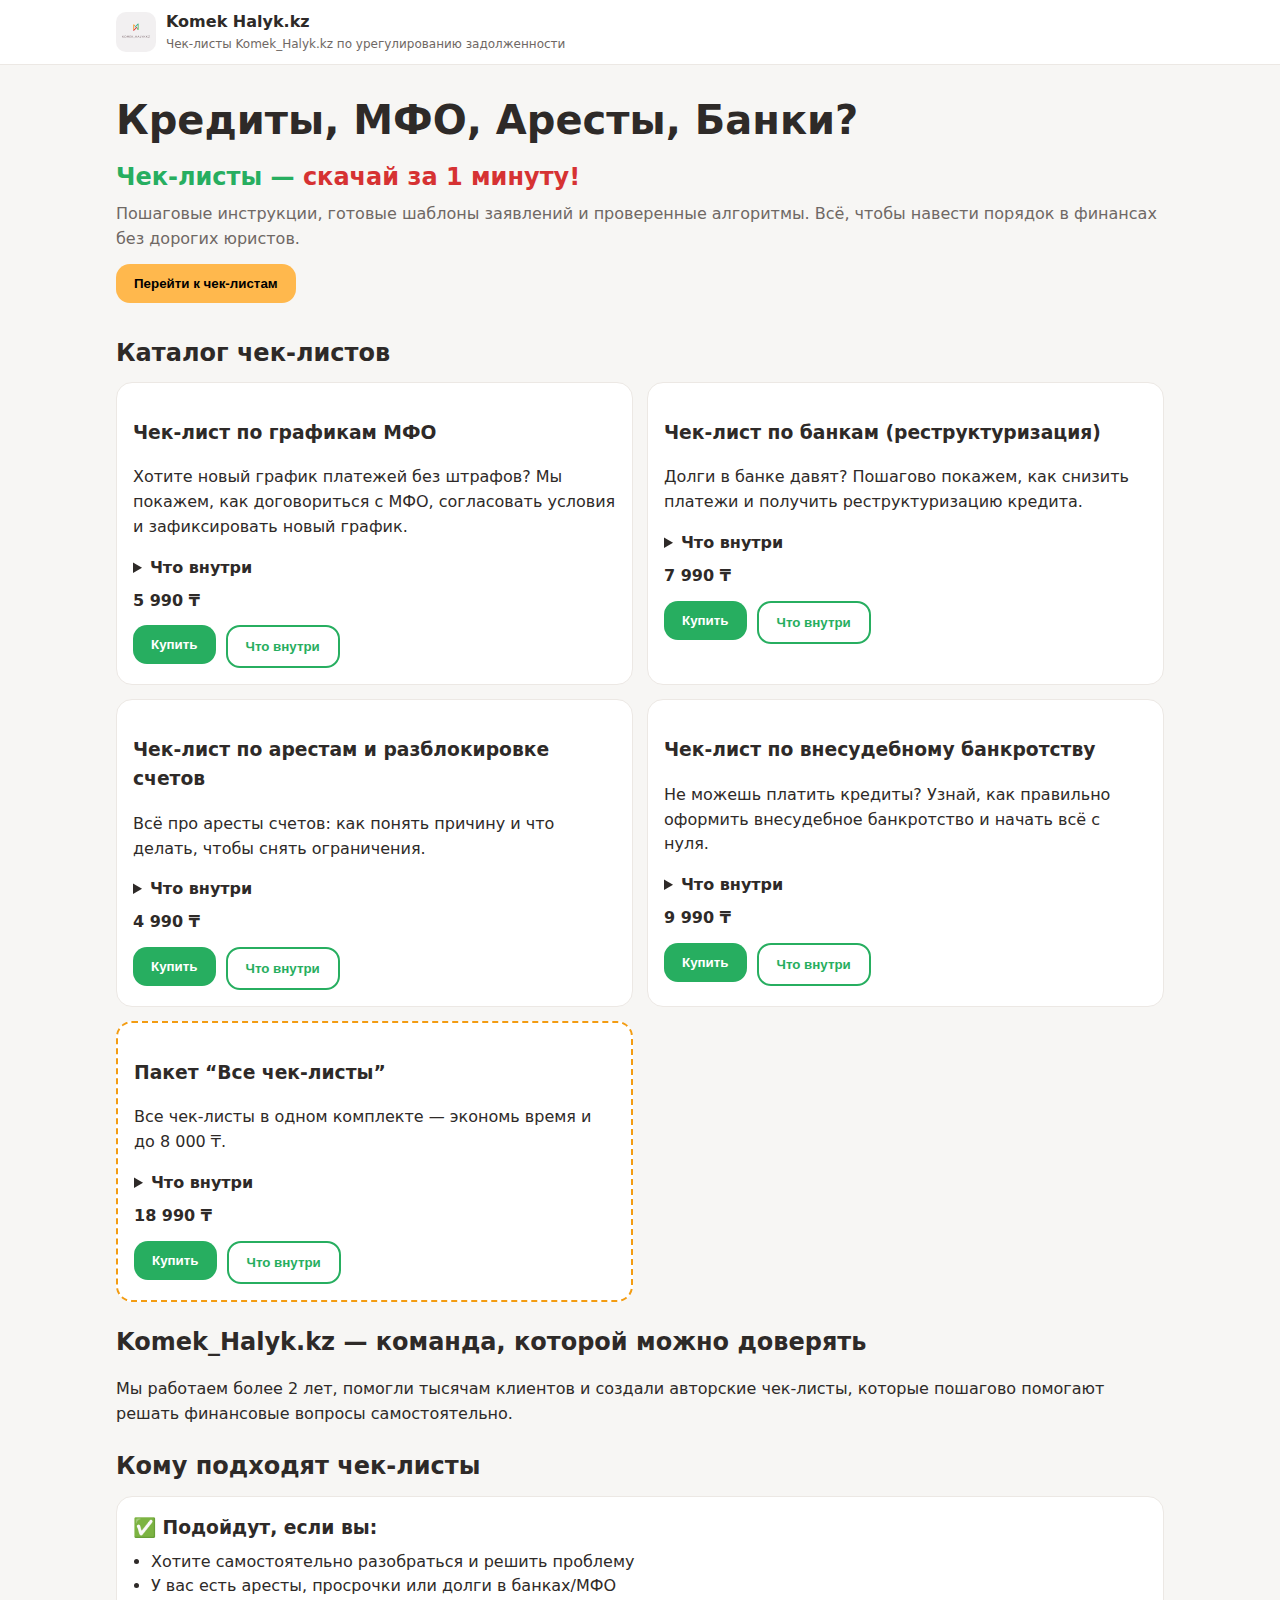
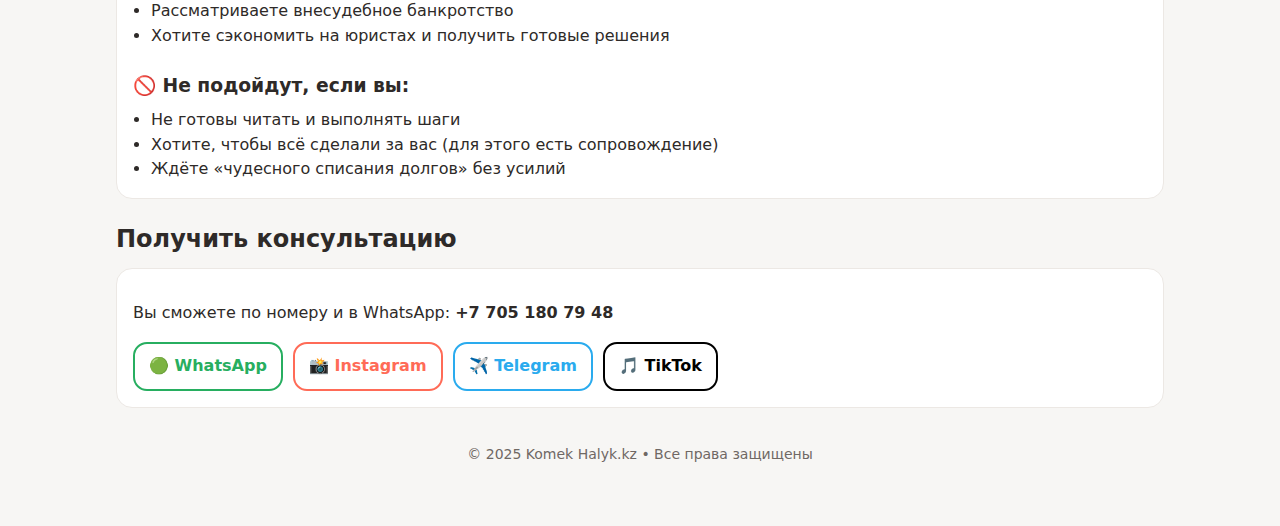
<file: komek-checklists-FINAL-COMPACT-COLOR-HERO.html>
<!DOCTYPE html>

<html lang="ru">
<head>
<meta charset="utf-8"/>
<meta content="IE=edge" http-equiv="X-UA-Compatible"/>
<meta content="width=device-width, initial-scale=1" name="viewport"/>
<title>Komek Halyk.kz — Чек-листы по урегулированию задолженности</title>
<meta content="Чек-листы: МФО, банки, аресты, внесудебное банкротство. Пошаговые инструкции, шаблоны, алгоритмы. Скачай за 1 минуту." name="description"/>
<style>
  :root{--bg:#f7f6f4;--card:#fff;--ink:#2e2a28;--muted:#6f6864;--line:#ece8e4;--accent:#27ae60;--accent2:#ff6b57;--accent3:#f39c12}
  *{box-sizing:border-box} html,body{margin:0;background:var(--bg);color:var(--ink);font-family:system-ui,-apple-system,Segoe UI,Roboto,Ubuntu,sans-serif;line-height:1.55}
  a{color:inherit;text-decoration:none} img{max-width:100%;display:block}
  .wrap{max-width:1080px;margin:0 auto;padding:0 16px}
  header{background:#fff;border-bottom:1px solid var(--line)}
  .nav{height:64px;display:flex;align-items:center;gap:12px}
  .brand{display:flex;align-items:center;gap:10px}
  .brand img{width:40px;height:40px;border-radius:10px;object-fit:contain;background:#fff}
  .brand .t1{font-weight:800} .brand .t2{font-size:12px;color:var(--muted)}
  .hero{padding:24px 0 10px}
  .hero h1{margin:0 0 8px;font-size:clamp(26px,5vw,40px)}
  .hero p{margin:6px 0 0;color:var(--muted);white-space:pre-line}
  section h2{margin:22px 0 10px}
  .grid{display:grid;gap:14px} @media(min-width:760px){.grid.cols-2{grid-template-columns:repeat(2,1fr)}}
  .card{background:var(--card);border:1px solid var(--line);border-radius:16px;padding:16px}
  .price{font-weight:900;margin-top:8px}
  .btn{appearance:none;border:none;border-radius:14px;padding:12px 18px;font-weight:700;cursor:pointer}
  .btn.primary{background:var(--accent);color:#fff} .btn.outline{background:transparent;border:2px solid var(--accent);color:var(--accent)}
  .cta{margin-top:12px;display:flex;gap:10px;flex-wrap:wrap}
  details summary{cursor:pointer;font-weight:700;margin-top:8px}
  ul{margin:8px 0 0 18px;padding:0}
  footer{margin:36px 0 60px;text-align:center;color:var(--muted);font-size:14px}
  .social{display:flex;gap:10px;flex-wrap:wrap;margin-top:10px}
  .social a{display:inline-flex;align-items:center;gap:8px;padding:10px 14px;border-radius:14px;border:2px solid var(--accent);color:var(--accent);font-weight:700}
  .social a.instagram{border-color:var(--accent2);color:var(--accent2)} .social a.telegram{border-color:#2AABEE;color:#2AABEE} .social a.tiktok{border-color:#000;color:#000}

  .hero .badge{display:inline-block;margin:6px 0 10px;padding:6px 10px;border-radius:10px;background:var(--accent3);font-weight:800}
  .hero .redline{font-weight:900;color:#d63232;margin:6px 0 0;font-size:clamp(18px,3.6vw,24px)}
  .hero .cta-row{margin-top:12px;display:flex;gap:10px;flex-wrap:wrap;align-items:center}
  .btn.hero{background:var(--accent);color:#fff;border:none}
  .muted{color:var(--muted)}

  .btn.hero{background:#ff6b57;color:#fff;border:none} /* Orange button */

  .hero .redline { font-weight:900; color:#d63232; margin:6px 0 0; font-size:clamp(18px,3.6vw,24px) }
  .hero .greenword { color: var(--accent); font-weight:900 }
  .btn.hero { background:#ffb84d; color:#000; border:none } /* softer orange */
  .hero .cta-row { margin-top:12px; display:flex; gap:10px; flex-wrap:wrap; align-items:center }
</style>
</head>
<body>
<header>
<div class="wrap nav">
<div class="brand">
<img alt="Komek Halyk.kz" src="[data-uri]"/>
<div>
<div class="t1">Komek Halyk.kz</div>
<div class="t2">Чек-листы Komek_Halyk.kz по урегулированию задолженности</div>
</div>
</div>
</div>
</header>
<main class="wrap">
<section class="hero"><h1>Кредиты, МФО, Аресты, Банки?</h1><div class="redline"><span class="greenword">Чек-листы — </span><span>скачай за 1 минуту!</span></div><p class="muted">Пошаговые инструкции, готовые шаблоны заявлений и проверенные алгоритмы. Всё, чтобы навести порядок в финансах без дорогих юристов.</p><div class="cta-row"><a href="#catalog"><button class="btn hero">Перейти к чек-листам</button></a></div></section>
<section id="catalog">
<h2>Каталог чек-листов</h2>
<div class="grid cols-2">
<article class="card">
<h3>Чек-лист по графикам МФО</h3>
<p>Хотите новый график платежей без штрафов? Мы покажем, как договориться с МФО, согласовать условия и зафиксировать новый график.</p>
<details id="inside-grafiki-mfo"><summary>Что внутри</summary>
<ul>
<li>Как запросить новый график и согласовать условия</li>
<li>Куда писать и что приложить</li>
<li>Как действовать, если МФО отказало</li>
<li>Список МФО и сроки предоставления графиков</li>
<li>Шаблоны заявлений</li>
<li>Бонус: как скачать и проверить кредитный отчёт</li>
</ul>
</details>
<div class="price">5 990 ₸</div>
<div class="cta">
<a href="https://wa.me/77051807948?text=Хочу%20купить:%20Чек-лист%20по%20графикам%20МФО" rel="noopener" target="_blank"><button class="btn primary">Купить</button></a>
<a href="#inside-grafiki-mfo"><button class="btn outline">Что внутри</button></a>
</div>
</article>
<article class="card">
<h3>Чек-лист по банкам (реструктуризация)</h3>
<p>Долги в банке давят? Пошагово покажем, как снизить платежи и получить реструктуризацию кредита.</p>
<details id="inside-banks"><summary>Что внутри</summary>
<ul>
<li>Шаблоны заявлений для реструктуризации</li>
<li>Как правильно составить обращение</li>
<li>Что делать при отказе</li>
<li>На какие сроки дают реструктуризацию банки</li>
<li>Бонус: как скачать кредитный отчёт</li>
</ul>
</details>
<div class="price">7 990 ₸</div>
<div class="cta">
<a href="https://wa.me/77051807948?text=Хочу%20купить:%20Чек-лист%20по%20банкам" rel="noopener" target="_blank"><button class="btn primary">Купить</button></a>
<a href="#inside-banks"><button class="btn outline">Что внутри</button></a>
</div>
</article>
<article class="card">
<h3>Чек-лист по арестам и разблокировке счетов</h3>
<p>Всё про аресты счетов: как понять причину и что делать, чтобы снять ограничения.</p>
<details id="inside-arrests"><summary>Что внутри</summary>
<ul>
<li>Как определить, кто наложил арест</li>
<li>Что делать в каждом случае</li>
<li>Как отменить исполнительные надписи нотариуса</li>
<li>Как снять арест с зарплатной карты</li>
<li>Что делать, если нотариус прекратил деятельность</li>
<li>Как действовать при судебных арестах</li>
<li>Шаблоны заявлений</li>
<li>Подробно про подачу через Судебный кабинет</li>
</ul>
</details>
<div class="price">4 990 ₸</div>
<div class="cta">
<a href="https://wa.me/77051807948?text=Хочу%20купить:%20Чек-лист%20по%20арестам" rel="noopener" target="_blank"><button class="btn primary">Купить</button></a>
<a href="#inside-arrests"><button class="btn outline">Что внутри</button></a>
</div>
</article>
<article class="card">
<h3>Чек-лист по внесудебному банкротству</h3>
<p>Не можешь платить кредиты? Узнай, как правильно оформить внесудебное банкротство и начать всё с нуля.</p>
<details id="inside-bankruptcy"><summary>Что внутри</summary>
<ul>
<li>Подготовка документов</li>
<li>Проверка кредиторов</li>
<li>Подача через eGov: пошагово</li>
<li>Сроки и этапы</li>
<li>Что делать после одобрения</li>
<li>Что делать, если отказ</li>
<li>Как проверить, подходите ли вы</li>
</ul>
</details>
<div class="price">9 990 ₸</div>
<div class="cta">
<a href="https://wa.me/77051807948?text=Хочу%20купить:%20Чек-лист%20по%20внесудебному%20банкротству" rel="noopener" target="_blank"><button class="btn primary">Купить</button></a>
<a href="#inside-bankruptcy"><button class="btn outline">Что внутри</button></a>
</div>
</article>
<article class="card" style="border:2px dashed var(--accent3)">
<h3>Пакет “Все чек-листы”</h3>
<p>Все чек-листы в одном комплекте — экономь время и до 8 000 ₸.</p>
<details id="inside-bundle"><summary>Что внутри</summary>
<ul>
<li>Чек-лист по МФО</li>
<li>Чек-лист по банкам</li>
<li>Чек-лист по арестам</li>
<li>Чек-лист по банкротству</li>
<li>Все шаблоны и инструкции в одном месте</li>
</ul>
</details>
<div class="price">18 990 ₸</div>
<div class="cta">
<a href="https://wa.me/77051807948?text=Хочу%20купить:%20Пакет%20Все%20чек-листы" rel="noopener" target="_blank"><button class="btn primary">Купить</button></a>
<a href="#inside-bundle"><button class="btn outline">Что внутри</button></a>
</div>
</article>
</div>
</section><section id="about">
<h2>Komek_Halyk.kz — команда, которой можно доверять</h2>
<p>Мы работаем более 2 лет, помогли тысячам клиентов и создали авторские чек-листы, которые пошагово помогают решать финансовые вопросы самостоятельно.</p>
</section><section id="for-whom"><h2>Кому подходят чек-листы</h2><div class="card"><div style="display:grid;gap:10px"><div><h3 style="margin:0 0 6px">✅ Подойдут, если вы:</h3><ul><li>Хотите самостоятельно разобраться и решить проблему</li><li>У вас есть аресты, просрочки или долги в банках/МФО</li><li>Рассматриваете внесудебное банкротство</li><li>Хотите сэкономить на юристах и получить готовые решения</li></ul></div><div><h3 style="margin:12px 0 6px">🚫 Не подойдут, если вы:</h3><ul><li>Не готовы читать и выполнять шаги</li><li>Хотите, чтобы всё сделали за вас (для этого есть сопровождение)</li><li>Ждёте «чудесного списания долгов» без усилий</li></ul></div></div></div></section>
<section class="contact">
<h2>Получить консультацию</h2>
<div class="card">
<p>Вы сможете по номеру и в WhatsApp: <b>+7 705 180 79 48</b></p>
<div class="social">
<a class="whatsapp" href="https://wa.me/77051807948" rel="noopener" target="_blank">🟢 WhatsApp</a>
<a class="instagram" href="#" rel="noopener" target="_blank">📸 Instagram</a>
<a class="telegram" href="#" rel="noopener" target="_blank">✈️ Telegram</a>
<a class="tiktok" href="#" rel="noopener" target="_blank">🎵 TikTok</a>
</div>
</div>
</section>
<footer>© 2025 Komek Halyk.kz • Все права защищены</footer>
</main>
</body>
</html>
</file>
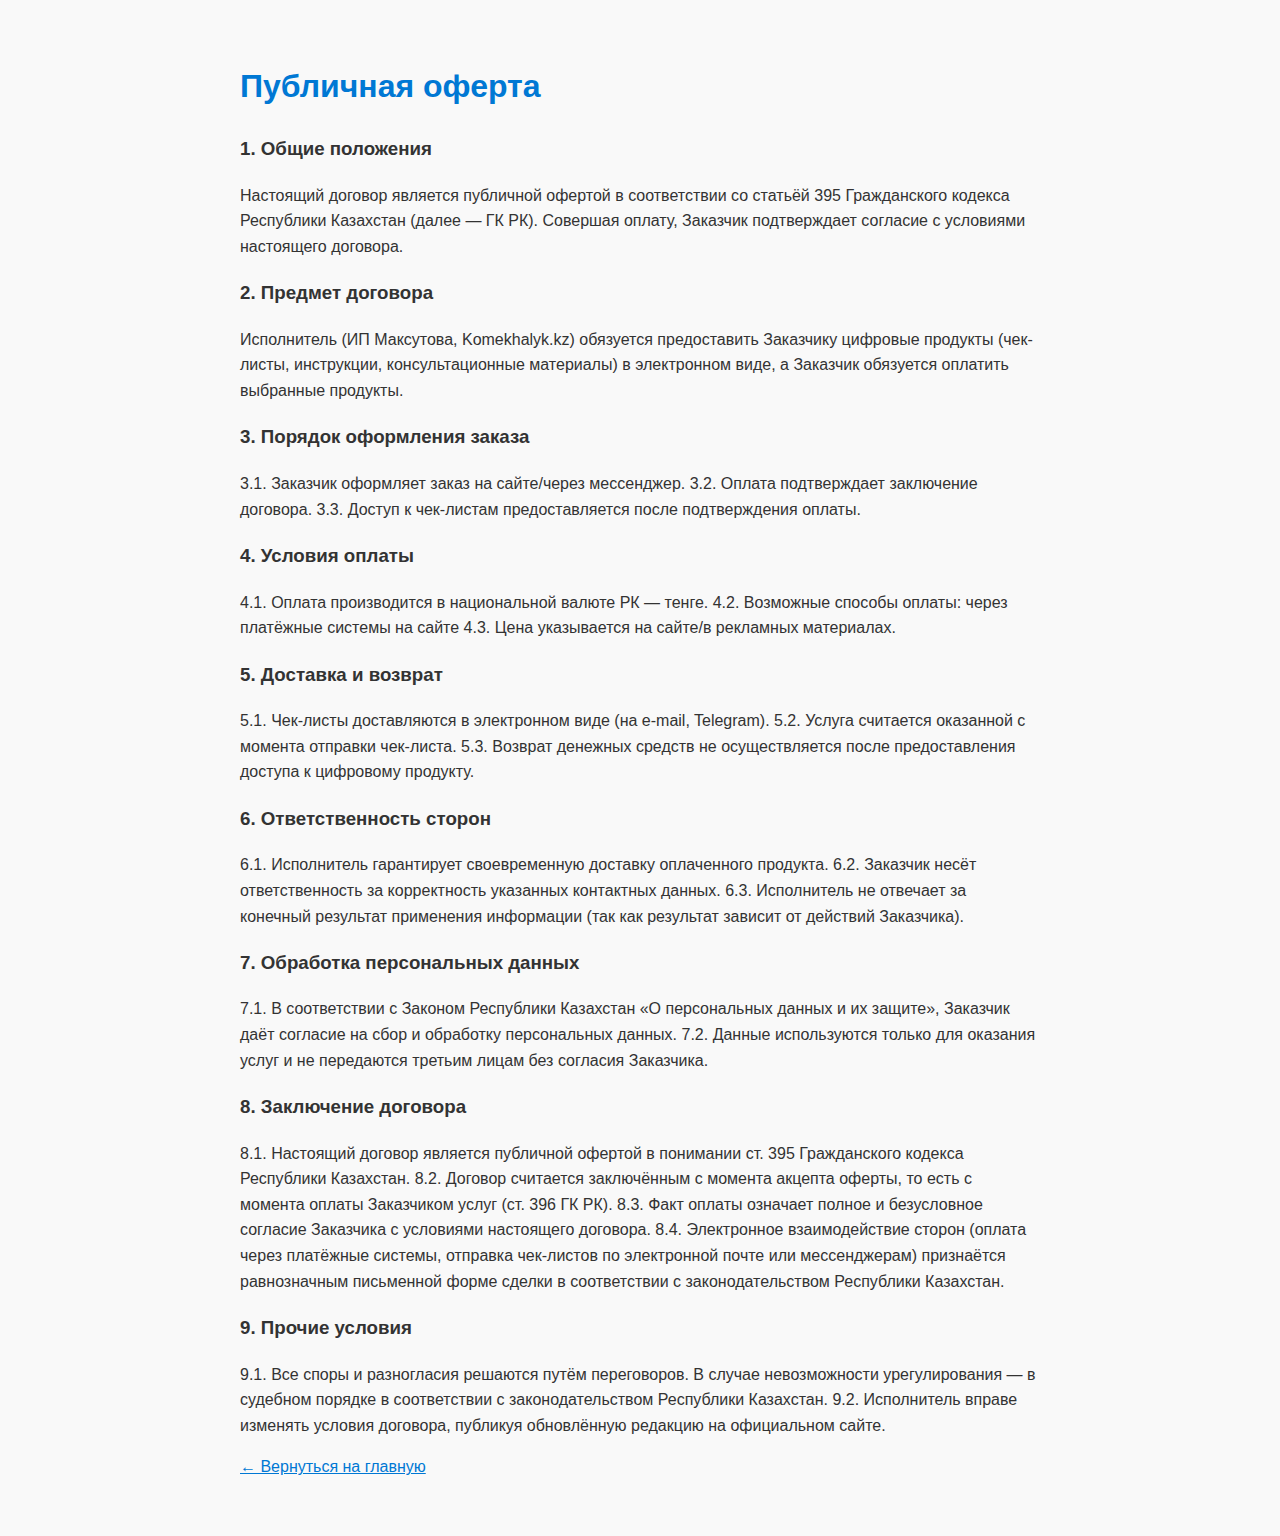
<file: offer.html>
<!DOCTYPE html>
<html lang="ru">
<head>
  <meta charset="UTF-8" />
  <meta name="viewport" content="width=device-width, initial-scale=1.0" />
  <title>Публичная оферта</title>
  <style>
    body {
      font-family: Arial, sans-serif;
      line-height: 1.6;
      padding: 40px;
      max-width: 800px;
      margin: auto;
      background-color: #f9f9f9;
      color: #333;
    }
    h1, h2 {
      color: #0078D4;
    }
    a {
      color: #0078D4;
      text-decoration: underline;
    }
  </style>
</head>
<body>
    <h1>Публичная оферта</h1>

    <h3>1. Общие положения</h3>
    <p>
        Настоящий договор является публичной офертой в соответствии со статьёй 395 Гражданского кодекса Республики Казахстан
         (далее — ГК РК). Совершая оплату, Заказчик подтверждает согласие с условиями настоящего договора.
    </p>
    <h3>2. Предмет договора</h3>
    <p>
        Исполнитель (ИП Максутова, Komekhalyk.kz) обязуется предоставить Заказчику цифровые продукты 
        (чек-листы, инструкции, консультационные материалы) в электронном виде, а Заказчик обязуется оплатить 
        выбранные продукты.
    </p>
    <h3>3. Порядок оформления заказа</h3>
    <p>
        3.1. Заказчик оформляет заказ на сайте/через мессенджер.
        3.2. Оплата подтверждает заключение договора.
        3.3. Доступ к чек-листам предоставляется после подтверждения оплаты.
    </p>
    <h3>4. Условия оплаты</h3>
    <p>
        4.1. Оплата производится в национальной валюте РК — тенге.
        4.2. Возможные способы оплаты: через платёжные системы на сайте
        4.3. Цена указывается на сайте/в рекламных материалах.
    </p>
    <h3>5. Доставка и возврат</h3>
    <p>
        5.1. Чек-листы доставляются в электронном виде (на e-mail, Telegram).
        5.2. Услуга считается оказанной с момента отправки чек-листа.
        5.3. Возврат денежных средств не осуществляется после предоставления доступа к цифровому продукту.
    </p>
    <h3>6. Ответственность сторон</h3>
    <p>
        6.1. Исполнитель гарантирует своевременную доставку оплаченного продукта.
        6.2. Заказчик несёт ответственность за корректность указанных контактных данных.
        6.3. Исполнитель не отвечает за конечный результат применения информации (так как результат зависит от действий Заказчика).
    </p>
    <h3>7. Обработка персональных данных</h3>
    <p>
        7.1. В соответствии с Законом Республики Казахстан «О персональных данных и их защите», 
        Заказчик даёт согласие на сбор и обработку персональных данных.
        7.2. Данные используются только для оказания услуг и не передаются третьим лицам без согласия Заказчика.
    </p>
    <h3>8. Заключение договора</h3>
    <p>
        8.1. Настоящий договор является публичной офертой в понимании ст. 395 Гражданского кодекса Республики Казахстан.
        8.2. Договор считается заключённым с момента акцепта оферты, то есть с момента оплаты Заказчиком услуг (ст. 396 ГК РК).
        8.3. Факт оплаты означает полное и безусловное согласие Заказчика с условиями настоящего договора.
        8.4. Электронное взаимодействие сторон (оплата через платёжные системы, отправка чек-листов по электронной почте или 
        мессенджерам) признаётся равнозначным письменной форме сделки в соответствии с законодательством Республики Казахстан.
    </p>
    <h3>9. Прочие условия</h3>
    <p>
    9.1. Все споры и разногласия решаются путём переговоров. В случае невозможности урегулирования — в судебном порядке в соответствии с законодательством Республики Казахстан.
    9.2. Исполнитель вправе изменять условия договора, публикуя обновлённую редакцию на официальном сайте.
    </p>
    <p><a href="index.html">← Вернуться на главную</a></p>
</body>
</html>
</file>
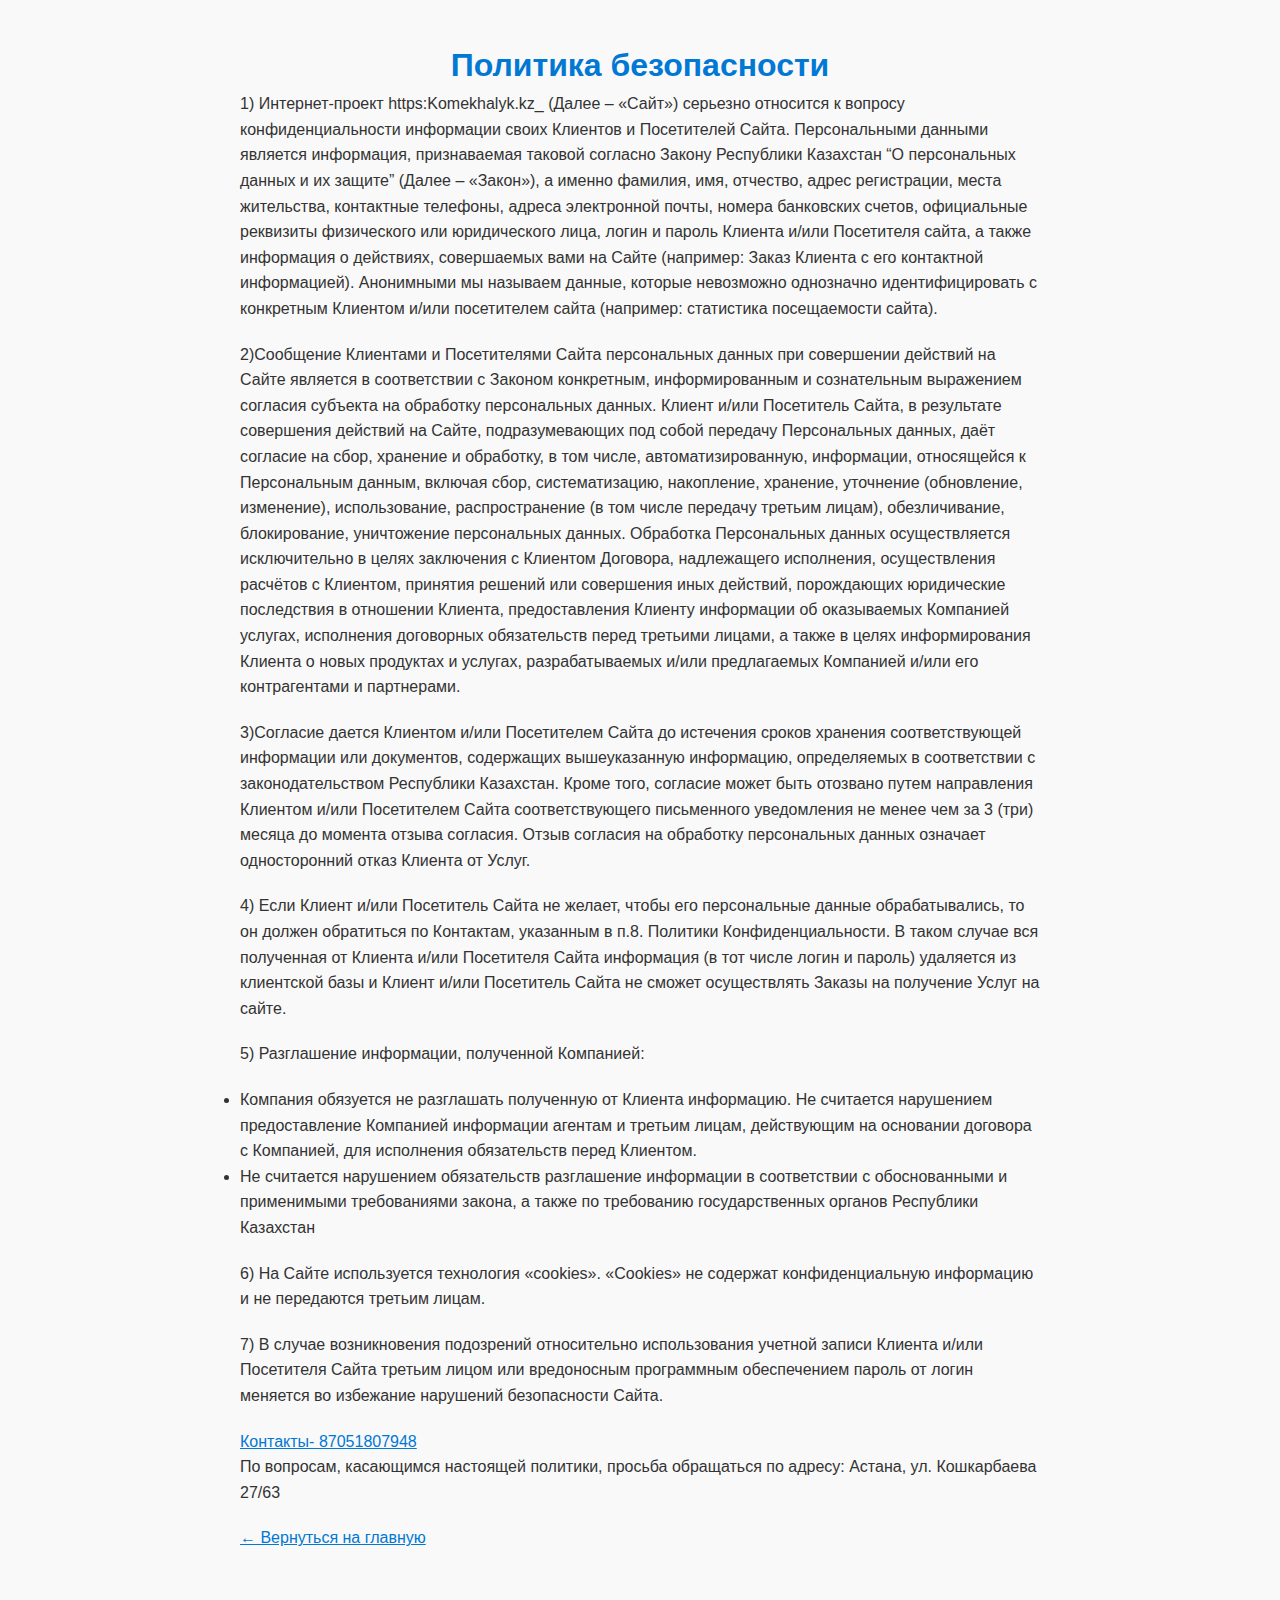
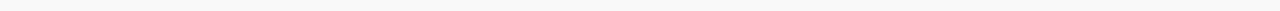
<file: privacy.html>
<!DOCTYPE html>
<html lang="ru">
  <head>
    <meta charset="UTF-8" />
    <meta name="viewport" content="width=device-width, initial-scale=1.0" />
    <title>Политика конфиденциальности</title>
    <style>
      * {
        margin: 0;
        padding: 0;
      }
      body {
        font-family: Arial, sans-serif;
        line-height: 1.6;
        padding: 40px;
        max-width: 800px;
        margin: auto;
        background-color: #f9f9f9;
        color: #333;
      }
      h1,
      h2 {
        color: #0078d4;
        text-align: center;
      }
      a {
        color: #0078d4;
        text-decoration: underline;
      }
      p {
        margin-bottom: 20px;
      }
    </style>
  </head>
  <body>
    <h1>Политика безопасности</h1>
    <p>
      1) Интернет-проект https:Komekhalyk.kz_ (Далее – «Сайт») серьезно
      относится к вопросу конфиденциальности информации своих Клиентов и
      Посетителей Сайта. Персональными данными является информация, признаваемая
      таковой согласно Закону Республики Казахстан “О персональных данных и их
      защите” (Далее – «Закон»), а именно фамилия, имя, отчество, адрес
      регистрации, места жительства, контактные телефоны, адреса электронной
      почты, номера банковских счетов, официальные реквизиты физического или
      юридического лица, логин и пароль Клиента и/или Посетителя сайта, а также
      информация о действиях, совершаемых вами на Сайте (например: Заказ Клиента
      с его контактной информацией). Анонимными мы называем данные, которые
      невозможно однозначно идентифицировать с конкретным Клиентом и/или
      посетителем сайта (например: статистика посещаемости сайта).
    </p>
    <p>
      2)Сообщение Клиентами и Посетителями Сайта персональных данных при
      совершении действий на Сайте является в соответствии с Законом конкретным,
      информированным и сознательным выражением согласия субъекта на обработку
      персональных данных. Клиент и/или Посетитель Сайта, в результате
      совершения действий на Сайте, подразумевающих под собой передачу
      Персональных данных, даёт согласие на сбор, хранение и обработку, в том
      числе, автоматизированную, информации, относящейся к Персональным данным,
      включая сбор, систематизацию, накопление, хранение, уточнение (обновление,
      изменение), использование, распространение (в том числе передачу третьим
      лицам), обезличивание, блокирование, уничтожение персональных данных.
      Обработка Персональных данных осуществляется исключительно в целях
      заключения с Клиентом Договора, надлежащего исполнения, осуществления
      расчётов с Клиентом, принятия решений или совершения иных действий,
      порождающих юридические последствия в отношении Клиента, предоставления
      Клиенту информации об оказываемых Компанией услугах, исполнения договорных
      обязательств перед третьими лицами, а также в целях информирования Клиента
      о новых продуктах и услугах, разрабатываемых и/или предлагаемых Компанией
      и/или его контрагентами и партнерами.
    </p>
    <p>
        3)Согласие дается Клиентом и/или Посетителем Сайта до истечения сроков хранения соответствующей информации 
        или документов, содержащих вышеуказанную информацию, определяемых в соответствии с законодательством Республики 
        Казахстан. Кроме того, согласие может быть отозвано путем направления Клиентом и/или Посетителем Сайта соответствующего
         письменного уведомления не менее чем за 3 (три) месяца до момента отзыва согласия. Отзыв согласия на обработку 
         персональных данных означает односторонний отказ Клиента от Услуг. 
    </p>
    <p>
        4) Если Клиент и/или Посетитель Сайта не желает, чтобы его персональные данные обрабатывались, 
        то он должен обратиться по Контактам, указанным в п.8. Политики Конфиденциальности. В таком случае вся полученная 
        от Клиента и/или Посетителя Сайта информация (в тот числе логин и пароль) удаляется из клиентской базы и Клиент и/или
        Посетитель Сайта не сможет осуществлять Заказы на получение Услуг на сайте.
    </p>
    <p>
        5) Разглашение информации, полученной Компанией:
        <ul>
            <li>Компания обязуется не разглашать полученную от Клиента информацию. Не считается нарушением предоставление Компанией информации агентам и третьим лицам, действующим на основании договора с Компанией, для исполнения обязательств перед Клиентом.</li>
            <li>Не считается нарушением обязательств разглашение информации в соответствии с обоснованными и применимыми требованиями закона, а также по требованию государственных органов Республики Казахстан</li>
        </ul>
    </p>
    <p>
        6) На Сайте используется технология «cookies». «Cookies» не содержат конфиденциальную информацию и не передаются третьим лицам.
    </p>
    <p>
        7) В случае возникновения подозрений относительно использования учетной записи Клиента и/или Посетителя Сайта третьим лицом или вредоносным программным обеспечением пароль от логин меняется во избежание нарушений безопасности Сайта.
    </p>
    <a href="tel:+77051807948">Контакты- 87051807948</a>

    <p>
        По вопросам, касающимся настоящей политики, 
        просьба обращаться по адресу: Астана, ул. Кошкарбаева 27/63
    </p>

    <p><a href="index.html">← Вернуться на главную</a></p>

  </body>
</html>
</file>
